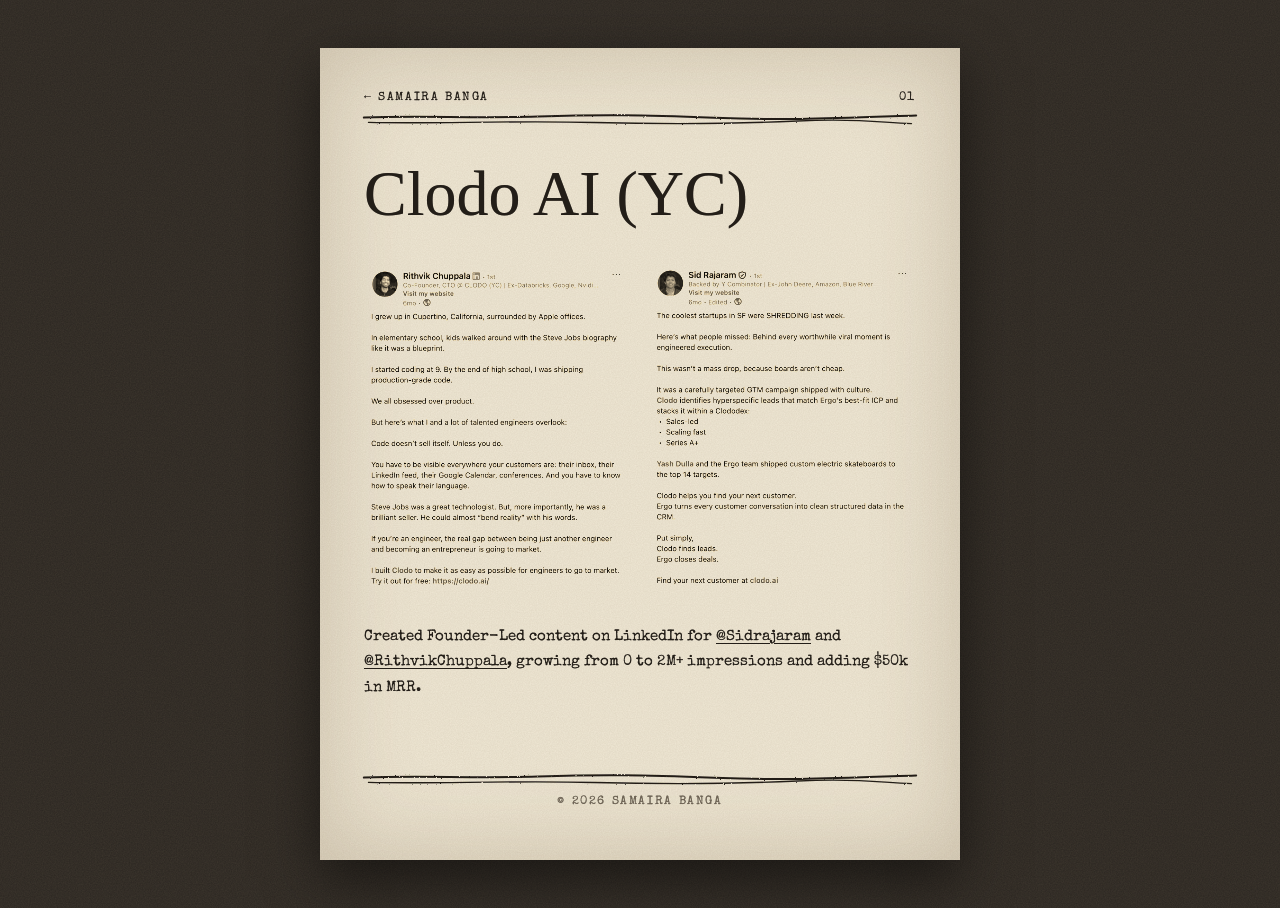
<file: project.html>
<!doctype html>
<html lang="en">
<head>
  <meta charset="utf-8" />
  <meta name="viewport" content="width=device-width, initial-scale=1" />
  <title>Project — Samaira Banga</title>
  <link rel="preconnect" href="https://fonts.googleapis.com" />
  <link rel="preconnect" href="https://fonts.gstatic.com" crossorigin />
  <link rel="stylesheet" href="https://fonts.googleapis.com/css2?family=IM+Fell+English:ital@0;1&family=Special+Elite&display=swap" />
  <link rel="stylesheet" href="css/style.css" />
</head>
<body>
  <main class="wrap">
    <div class="topbar">
      <a href="index.html#work">&larr; Samaira Banga</a>
      <span id="project-index"></span>
    </div>
    <article id="project-detail"></article>
    <footer class="footer">&copy; 2026 Samaira Banga</footer>
  </main>

  <script src="js/projects-data.js"></script>
  <script src="js/main.js"></script>
</body>
</html>
</file>
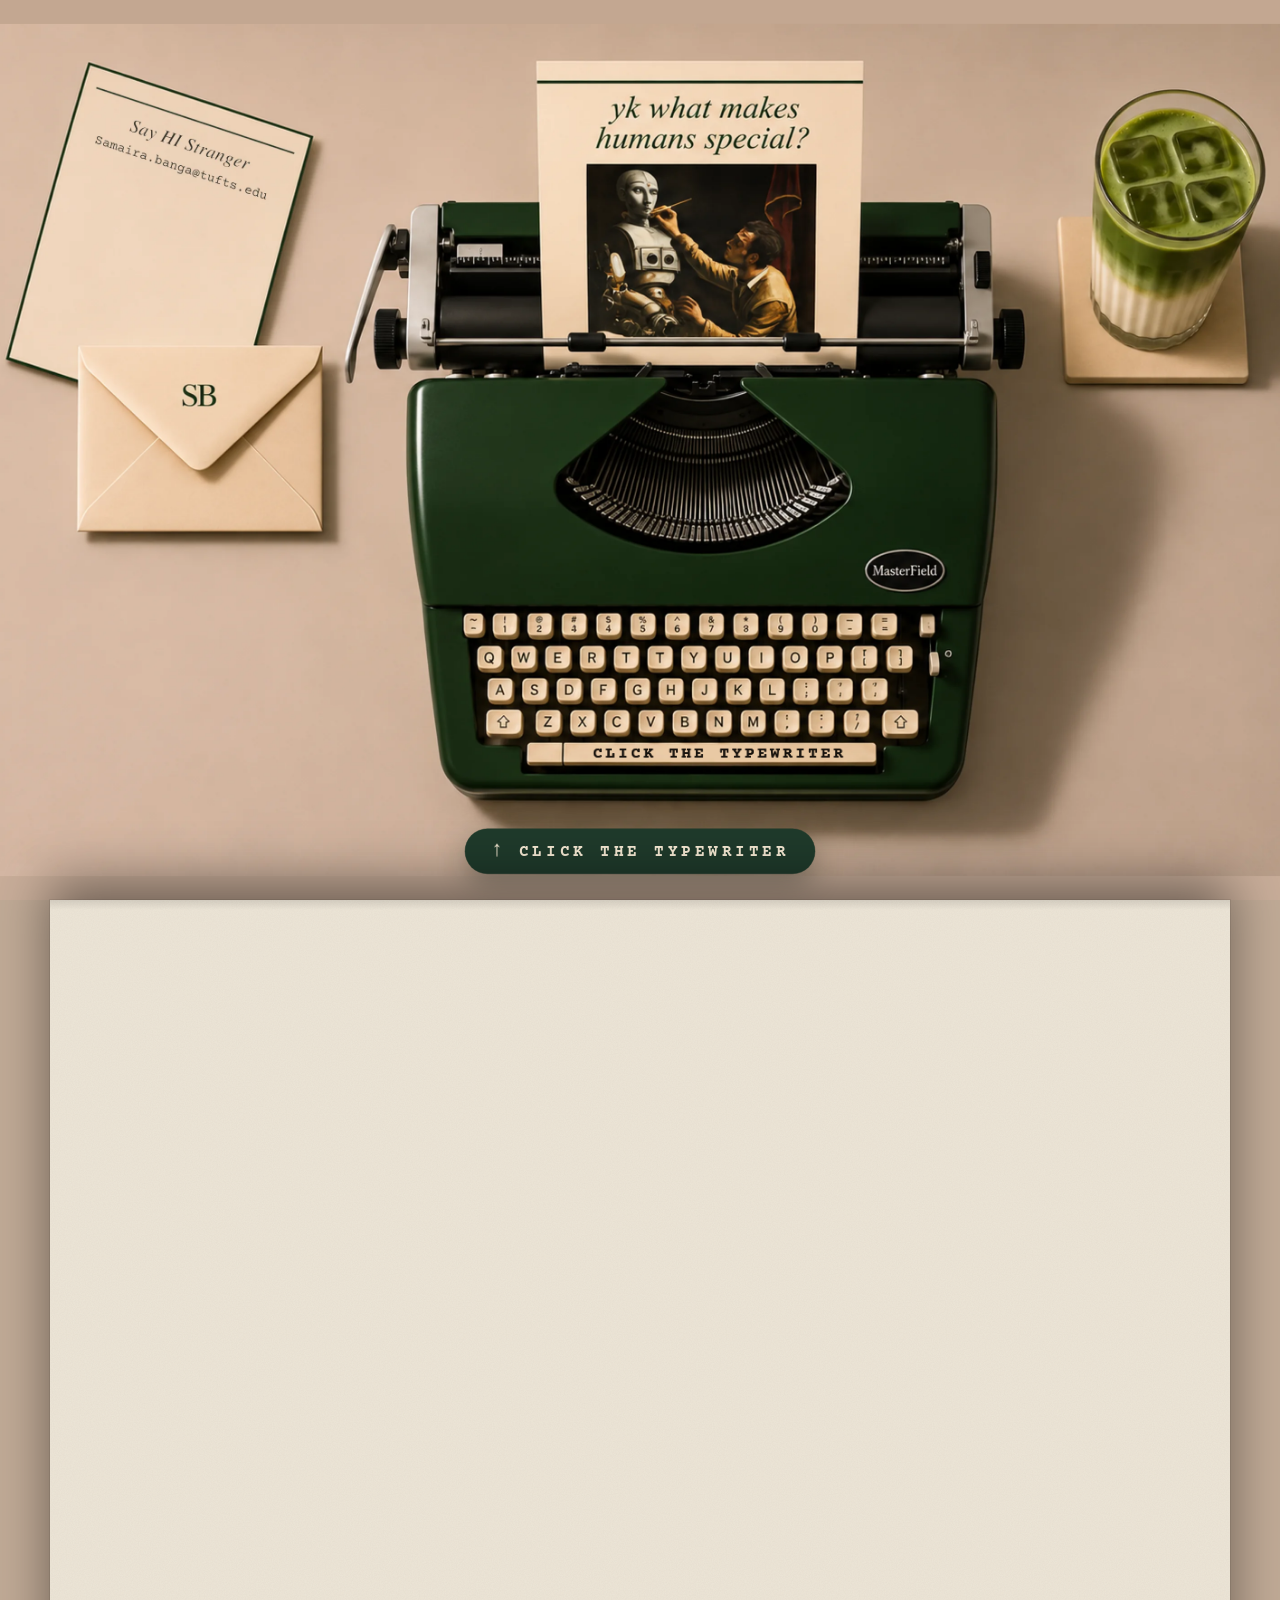
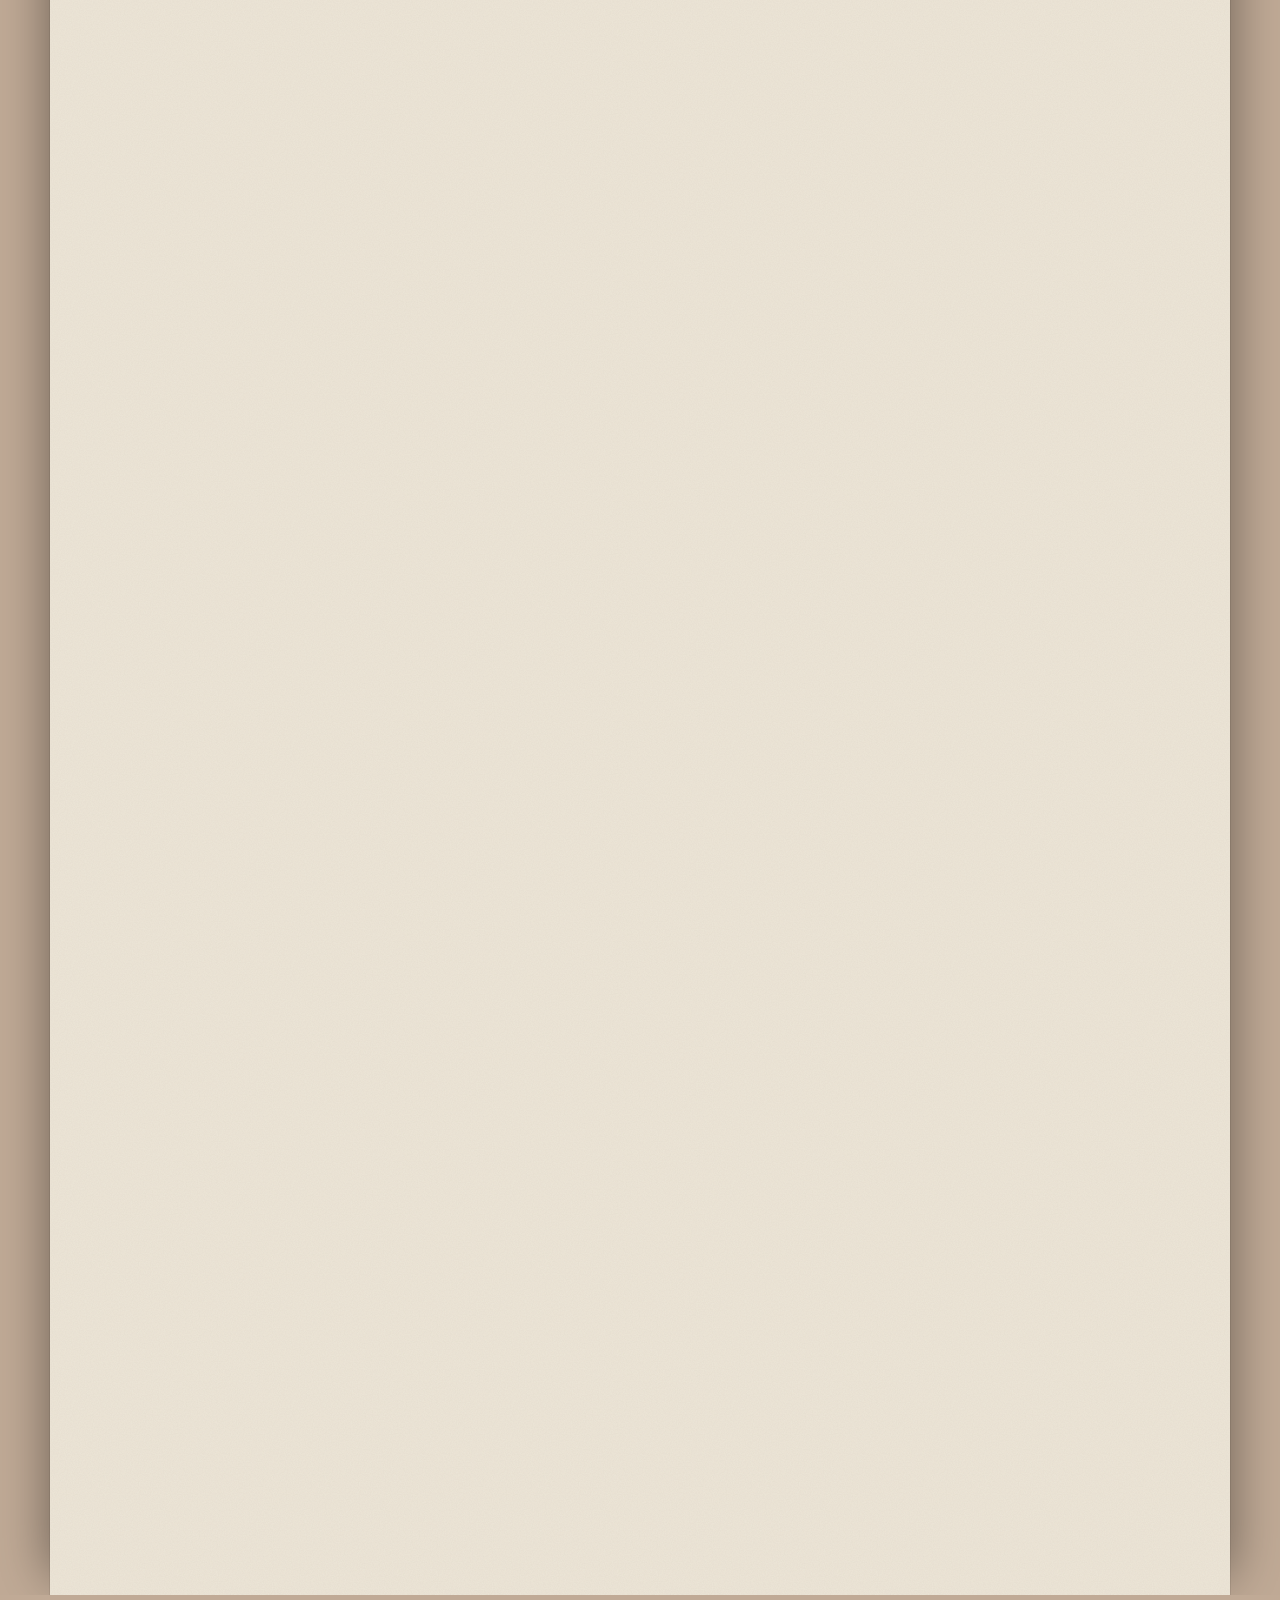
<file: projects.html>
<!doctype html>
<html lang="en">
<head>
  <meta charset="utf-8" />
  <title>Samaira Banga</title>
  <!-- Projects now live on the home page; keep old links working. -->
  <meta http-equiv="refresh" content="0; url=index.html#work" />
  <link rel="canonical" href="index.html#work" />
</head>
<body>
  <a href="index.html#work">Projects</a>
</body>
</html>
</file>
<file: css/style.css>
:root {
  --paper: #efe7d4;
  --ink: #231e18;
  --faded: #6f6455;
  --rule: rgba(35, 30, 24, 0.35);
  --desk: #2b2621;
  --type: "Special Elite", "Courier Prime", "Courier New", monospace;
  --press: "IM Fell English", Georgia, "Times New Roman", serif;
  /* Fine paper grain, tinted brown. */
  --grain: url("data:image/svg+xml,%3Csvg xmlns='http://www.w3.org/2000/svg' width='240' height='240'%3E%3Cfilter id='n'%3E%3CfeTurbulence type='fractalNoise' baseFrequency='0.85' numOctaves='3' stitchTiles='stitch'/%3E%3CfeColorMatrix values='0 0 0 0 0.30 0 0 0 0 0.24 0 0 0 0 0.15 0 0 0 0.16 0'/%3E%3C/filter%3E%3Crect width='100%25' height='100%25' filter='url(%23n)'/%3E%3C/svg%3E");
}

* { box-sizing: border-box; }

html { background: var(--desk); }

body {
  margin: 0;
  min-height: 100vh;
  color: var(--ink);
  font: 15px/1.7 var(--type);
  /* Ink spreading slightly into the paper. */
  text-shadow: 0 0 0.6px rgba(35, 30, 24, 0.55);
  /* A dark desk around the page, so the sides read as background. */
  background: var(--grain), var(--desk);
  padding: 48px 16px;
}

a { color: inherit; text-decoration: none; }

img { max-width: 100%; display: block; }

h1, h2, p { margin: 0; font-weight: 400; }

ul { list-style: none; margin: 0; padding: 0; }

::selection { background: var(--ink); color: var(--paper); }

/* The page itself: one portrait sheet of paper with aged, darker edges. */
.wrap {
  max-width: 640px;
  min-height: calc(100vh - 96px);
  margin: 0 auto;
  padding: 40px 44px 48px;
  background: var(--grain), var(--paper);
  box-shadow:
    inset 0 0 90px rgba(92, 70, 40, 0.22),
    0 18px 50px rgba(0, 0, 0, 0.5);
}

/* Small typed labels: PROFILE, ABOUT, WORK… */
.label,
.topbar,
.row-key,
.view,
.footer {
  font-size: 0.72rem;
  text-transform: uppercase;
  letter-spacing: 0.14em;
}

.label { margin-bottom: 10px; }

.topbar {
  position: relative;
  display: flex;
  justify-content: space-between;
  padding-bottom: 18px;
  margin-bottom: 36px;
}

/* Hand-drawn double rule: two loose, uneven pen strokes in place of a
   ruled double line. Shared by the top bar and the footer. */
.topbar::after,
.footer::before {
  content: "";
  position: absolute;
  left: -2px;
  right: -2px;
  height: 14px;
  background: url("data:image/svg+xml,%3Csvg xmlns='http://www.w3.org/2000/svg' viewBox='0 0 600 14' preserveAspectRatio='none'%3E%3Cfilter id='r'%3E%3CfeTurbulence type='fractalNoise' baseFrequency='0.9' numOctaves='2'/%3E%3CfeDisplacementMap in='SourceGraphic' scale='2'/%3E%3C/filter%3E%3Cg fill='none' stroke='%23231e18' stroke-linecap='round' filter='url(%23r)'%3E%3Cpath d='M2 5.6C60 3 120 6.6 190 4.5S300 2.9 380 5.7 500 6.6 598 3.4' stroke-width='2' vector-effect='non-scaling-stroke'/%3E%3Cpath d='M7 10.4C80 12 160 8.4 250 10.5S400 12 470 9 560 10.8 593 11.6' stroke-width='1.3' vector-effect='non-scaling-stroke'/%3E%3C/g%3E%3C/svg%3E") no-repeat center / 100% 100%;
}

.topbar::after { bottom: 0; }

.footer::before { top: 0; }

.topbar a:hover { color: var(--faded); }

.arrow { color: var(--faded); margin-left: 10px; }

/* Images look printed into the paper rather than laid on top of it. */
.headshot,
.media img {
  mix-blend-mode: multiply;
  filter: grayscale(1) sepia(0.35) contrast(1.15) brightness(1.02);
}

/* ---------- Home ---------- */

.hero {
  display: flex;
  align-items: flex-start;
  gap: 32px;
}

/* The project count printed in reverse: a solid ink block with
   paper-coloured type. */
.hero-stat {
  background: var(--ink);
  color: var(--paper);
  text-shadow: none;
  padding: 18px 22px 14px;
}

.hero-stat .label { margin-bottom: 0; }

/* ---------- Shutter (photo) and stamp (05) ---------- */

.camera,
.hero-stat {
  cursor: pointer;
  -webkit-tap-highlight-color: transparent;
}

.camera:focus-visible,
.hero-stat:focus-visible { outline: 1px dashed var(--ink); outline-offset: 4px; }

.camera {
  position: relative;
  width: 46%;
  max-width: 260px;
  flex-shrink: 0;
  overflow: hidden;
}

.camera .headshot { width: 100%; max-width: none; }

/* Two shutter blades that snap shut from top and bottom, then reopen. */
.camera::before,
.camera::after {
  content: "";
  position: absolute;
  left: 0;
  right: 0;
  height: 50%;
  background: var(--ink);
  transform: scaleY(0);
  pointer-events: none;
  z-index: 1;
}

.camera::before { top: 0; transform-origin: top; }
.camera::after { bottom: 0; transform-origin: bottom; }

.camera.snap::before,
.camera.snap::after { animation: shutter 0.32s cubic-bezier(0.6, 0, 0.4, 1); }

@keyframes shutter {
  0%   { transform: scaleY(0); }
  35%  { transform: scaleY(1.02); }
  55%  { transform: scaleY(1.02); }
  100% { transform: scaleY(0); }
}

/* Flash of light as the shutter reopens. */
.camera .flash {
  position: absolute;
  inset: 0;
  background: #fffaf0;
  opacity: 0;
  pointer-events: none;
  z-index: 2;
}

.camera.snap .flash { animation: flash 0.6s ease-out 0.16s; }

@keyframes flash {
  0%   { opacity: 0; }
  10%  { opacity: 0.95; }
  100% { opacity: 0; }
}

/* The stamp lifts, tilts, then slams onto the page. */
.hero-stat.stamping { animation: stamp 0.55s cubic-bezier(0.5, 0, 0.3, 1); }

@keyframes stamp {
  0%   { transform: none; box-shadow: none; }
  40%  { transform: translateY(-10px) rotate(-4deg) scale(1.12); box-shadow: 0 16px 24px rgba(0, 0, 0, 0.35); }
  58%  { transform: rotate(0.5deg) scale(0.94); box-shadow: 0 0 0 rgba(0, 0, 0, 0); }
  72%  { transform: scale(1.02); }
  100% { transform: none; }
}

/* The page jolts on impact. */
.wrap.thud { animation: thud 0.25s ease-out 0.3s; }

@keyframes thud {
  0%, 100% { transform: none; }
  30% { transform: translate(1px, 2px); }
  60% { transform: translate(-1px, -1px); }
}

@media (prefers-reduced-motion: reduce) {
  .camera.snap::before, .camera.snap::after,
  .hero-stat.stamping, .wrap.thud { animation: none; }
}


.headshot { height: auto; }

.big-number {
  font-family: var(--press);
  font-size: clamp(6rem, 24vw, 10.5rem);
  line-height: 0.9;
  margin-bottom: 18px;
}


.name {
  font-family: var(--press);
  font-size: clamp(2.8rem, 11vw, 4.4rem);
  line-height: 1;
  margin: 26px 0 16px;
}

.tagline {
  font-size: 1.35rem;
  line-height: 1.4;
  margin-bottom: 12px;
}

.byline { display: inline-block; }

/* Touch-to-ink: on hover or tap, an ink splat bursts out from the exact
   point touched and spreads until the line is covered. A copy of the text
   in paper colour sits on the ink, so letters appear only where the ink
   has reached. After a few seconds it shrinks back into the same point. */
@property --splat {
  syntax: "<length>";
  inherits: false;
  initial-value: 0px;
}

.ink {
  position: relative;
  display: inline-block;
  padding: 0 0.15em;
  margin: 0 -0.15em;
  cursor: default;
}

.ink::after {
  content: attr(data-text);
  position: absolute;
  inset: 0;
  padding: 0 0.15em;
  background: var(--ink);
  color: var(--paper);
  text-shadow: none;
  pointer-events: none;
  --splat: 0px;
  -webkit-mask: url("data:image/svg+xml,%3Csvg xmlns='http://www.w3.org/2000/svg' viewBox='0 0 200 200'%3E%3Cpath d='M159.7 93.9Q169.5 100.0 160.0 106.2Q150.5 112.4 152.7 120.6Q154.9 128.8 146.3 131.1Q137.8 133.5 135.8 141.3Q133.9 149.1 126.9 150.9Q120.0 152.7 113.0 151.2Q106.0 149.8 98.6 161.2Q91.2 172.6 86.8 159.6Q82.4 146.5 74.8 147.0Q67.2 147.5 64.8 140.4Q62.3 133.4 58.6 128.5Q55.0 123.6 49.6 118.7Q44.2 113.8 39.3 106.9Q34.5 100.0 35.4 92.2Q36.4 84.3 44.5 79.7Q52.7 75.2 53.3 67.2Q53.9 59.2 57.7 51.6Q61.4 44.1 70.0 43.7Q78.5 43.4 85.8 43.4Q93.1 43.5 100.7 37.7Q108.3 32.0 115.5 36.1Q122.7 40.2 130.1 42.9Q137.6 45.5 139.3 54.6Q141.0 63.7 143.5 69.8Q145.9 75.9 147.9 81.8Q149.9 87.7 159.7 93.9Z'/%3E%3Ccircle cx='67.7' cy='183.9' r='3.5'/%3E%3Ccircle cx='25.0' cy='57.8' r='4.5'/%3E%3Ccircle cx='29.9' cy='78.3' r='2.8'/%3E%3Ccircle cx='123.8' cy='183.7' r='4.9'/%3E%3Ccircle cx='66.7' cy='178.1' r='5.0'/%3E%3Ccircle cx='72.5' cy='185.1' r='6.3'/%3E%3Ccircle cx='103.1' cy='184.6' r='5.4'/%3E%3Ccircle cx='162.3' cy='37.8' r='4.1'/%3E%3Ccircle cx='174.0' cy='90.7' r='4.8'/%3E%3Cellipse cx='102.9' cy='36.2' rx='11.4' ry='3.1' transform='rotate%28273 102.9 36.2%29'/%3E%3Cellipse cx='65.0' cy='38.0' rx='11.9' ry='4.8' transform='rotate%28241 65.0 38.0%29'/%3E%3Cellipse cx='72.6' cy='164.8' rx='12.0' ry='4.2' transform='rotate%28113 72.6 164.8%29'/%3E%3Cellipse cx='30.6' cy='119.6' rx='13.7' ry='3.9' transform='rotate%28164 30.6 119.6%29'/%3E%3C/svg%3E") no-repeat;
  mask: url("data:image/svg+xml,%3Csvg xmlns='http://www.w3.org/2000/svg' viewBox='0 0 200 200'%3E%3Cpath d='M159.7 93.9Q169.5 100.0 160.0 106.2Q150.5 112.4 152.7 120.6Q154.9 128.8 146.3 131.1Q137.8 133.5 135.8 141.3Q133.9 149.1 126.9 150.9Q120.0 152.7 113.0 151.2Q106.0 149.8 98.6 161.2Q91.2 172.6 86.8 159.6Q82.4 146.5 74.8 147.0Q67.2 147.5 64.8 140.4Q62.3 133.4 58.6 128.5Q55.0 123.6 49.6 118.7Q44.2 113.8 39.3 106.9Q34.5 100.0 35.4 92.2Q36.4 84.3 44.5 79.7Q52.7 75.2 53.3 67.2Q53.9 59.2 57.7 51.6Q61.4 44.1 70.0 43.7Q78.5 43.4 85.8 43.4Q93.1 43.5 100.7 37.7Q108.3 32.0 115.5 36.1Q122.7 40.2 130.1 42.9Q137.6 45.5 139.3 54.6Q141.0 63.7 143.5 69.8Q145.9 75.9 147.9 81.8Q149.9 87.7 159.7 93.9Z'/%3E%3Ccircle cx='67.7' cy='183.9' r='3.5'/%3E%3Ccircle cx='25.0' cy='57.8' r='4.5'/%3E%3Ccircle cx='29.9' cy='78.3' r='2.8'/%3E%3Ccircle cx='123.8' cy='183.7' r='4.9'/%3E%3Ccircle cx='66.7' cy='178.1' r='5.0'/%3E%3Ccircle cx='72.5' cy='185.1' r='6.3'/%3E%3Ccircle cx='103.1' cy='184.6' r='5.4'/%3E%3Ccircle cx='162.3' cy='37.8' r='4.1'/%3E%3Ccircle cx='174.0' cy='90.7' r='4.8'/%3E%3Cellipse cx='102.9' cy='36.2' rx='11.4' ry='3.1' transform='rotate%28273 102.9 36.2%29'/%3E%3Cellipse cx='65.0' cy='38.0' rx='11.9' ry='4.8' transform='rotate%28241 65.0 38.0%29'/%3E%3Cellipse cx='72.6' cy='164.8' rx='12.0' ry='4.2' transform='rotate%28113 72.6 164.8%29'/%3E%3Cellipse cx='30.6' cy='119.6' rx='13.7' ry='3.9' transform='rotate%28164 30.6 119.6%29'/%3E%3C/svg%3E") no-repeat;
  -webkit-mask-size: var(--splat) var(--splat);
  mask-size: var(--splat) var(--splat);
  -webkit-mask-position: calc(var(--x, 50%) - var(--splat) / 2) calc(var(--y, 50%) - var(--splat) / 2);
  mask-position: calc(var(--x, 50%) - var(--splat) / 2) calc(var(--y, 50%) - var(--splat) / 2);
  transition: --splat 0.5s cubic-bezier(0.5, 0, 0.75, 0);
}

.ink.inked::after {
  --splat: 1800px;
  transition: --splat 0.8s linear;
}

@media (prefers-reduced-motion: reduce) {
  .ink::after, .ink.inked::after { transition: none; }
}

.byline .label {
  font-size: 0.95rem;
  margin-bottom: 0;
}



.block { margin-top: 36px; }

.inline-list {
  display: flex;
  flex-wrap: wrap;
  gap: 6px 28px;
}

.rows { border-top: 1px solid var(--rule); }

.row {
  display: grid;
  grid-template-columns: 9.5rem 1fr auto;
  gap: 16px;
  align-items: baseline;
  padding: 14px 0;
  border-bottom: 1px solid var(--rule);
}

.row-key { color: var(--faded); }

.muted { color: var(--faded); }

/* Work list: no rules between the numbered projects. */
#project-list { border-top: 0; }
#project-list .row { border-bottom: 0; padding: 10px 0; }

a.row:hover .row-title {
  text-decoration: underline;
  text-decoration-thickness: 1px;
  text-underline-offset: 4px;
}

.footer {
  margin-top: 72px;
  position: relative;
  padding-top: 20px;
  color: var(--faded);
  text-align: center;
}

/* ---------- Project detail ---------- */

.detail-title {
  font-family: var(--press);
  font-size: clamp(2.6rem, 10vw, 4rem);
  line-height: 1;
  margin-bottom: 40px;
}

/* When a label or tagline follows the title, pull them up under it. */
.detail-title:has(+ .label),
.detail-title:has(+ .detail-tagline) { margin-bottom: 18px; }

.detail-tagline {
  font-size: 1.1rem;
  margin: 2px 0 40px;
}

.media {
  display: grid;
  grid-template-columns: repeat(auto-fit, minmax(220px, 1fr));
  gap: 36px 20px;
}

.media figure { margin: 0; }

.media img {
  width: 100%;
  transition: filter 0.3s ease;
}

/* Full colour comes back on hover. */
.media a:hover img { filter: none; mix-blend-mode: normal; }

.media .portrait-thumb img {
  aspect-ratio: 9 / 16;
  object-fit: cover;
}

.media figcaption p { margin-top: 12px; }

.view {
  display: inline-block;
  margin-top: 12px;
  color: var(--faded);
}

.view:hover { color: var(--ink); }

.body { margin-top: 36px; }

.body p + p { margin-top: 14px; }

.body a,
.block p a,
figcaption a:not(.view) { text-decoration: underline; text-underline-offset: 3px; }

@media (max-width: 680px) {
  /* On phones the sheet fills the screen. */
  body { padding: 0; }
  .wrap {
    min-height: 100vh;
    padding: 32px 20px 40px;
    box-shadow: inset 0 0 60px rgba(92, 70, 40, 0.2);
  }
}

@media (max-width: 480px) {
  .row { grid-template-columns: 6.5rem 1fr auto; }
}
</file>
